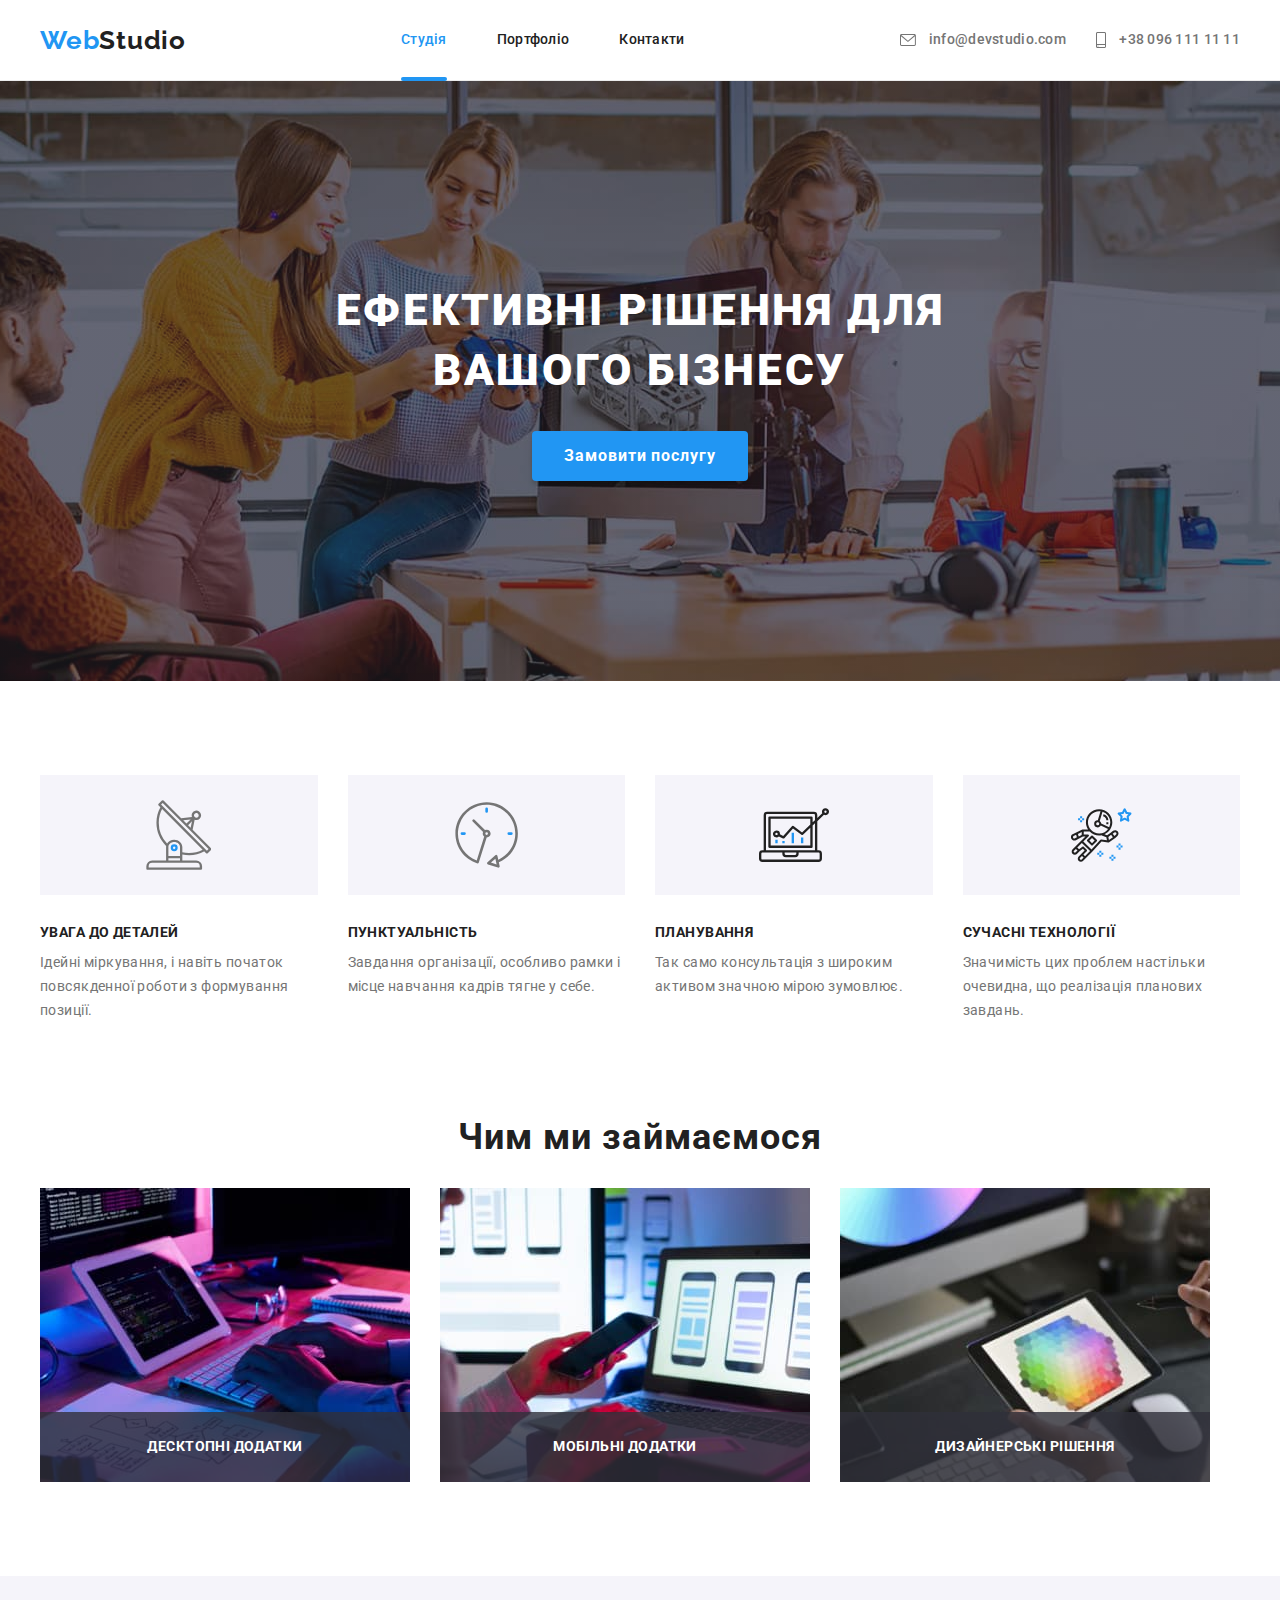
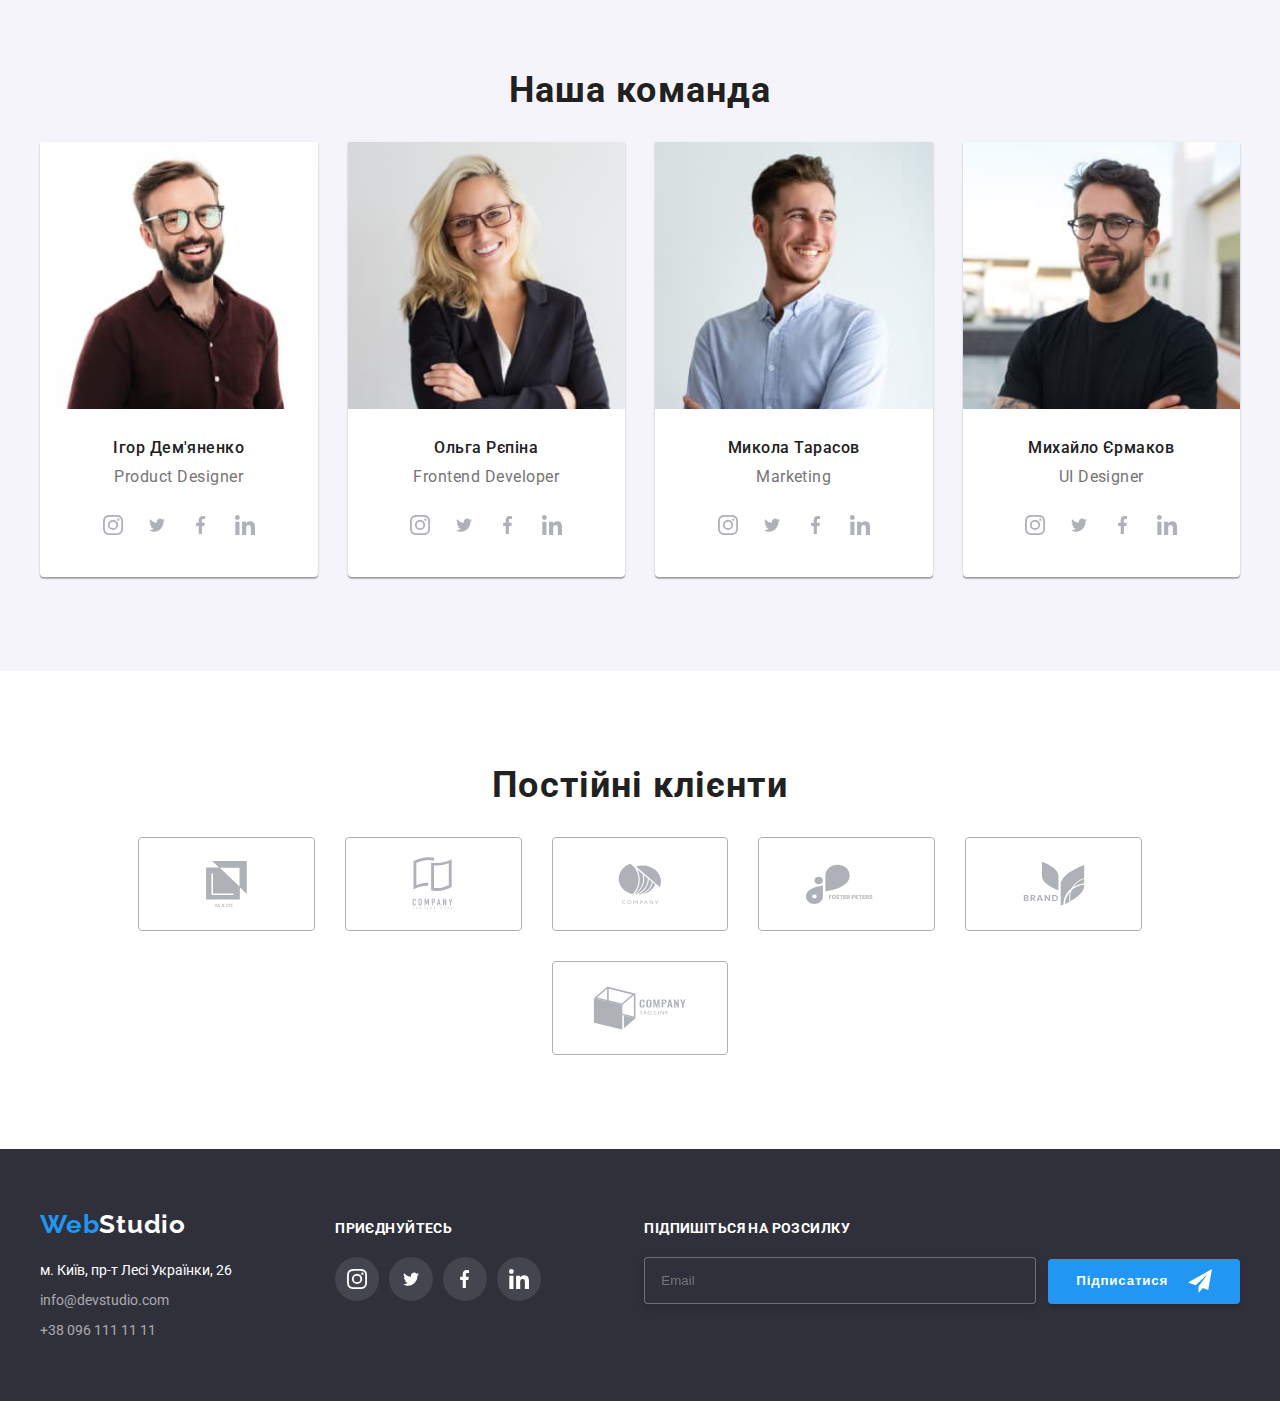
<file: index.html>
<!DOCTYPE html>
<html lang="uk">

<head>
	<meta charset="UTF-8">
	<meta http-equiv="X-UA-Compatible" content="IE=edge">
	<meta name="viewport" content="width=device-width, initial-scale=1.0">
	<title>Web</title>
	<link rel="preconnect" href="https://fonts.googleapis.com">
	<link rel="preconnect" href="https://fonts.gstatic.com" crossorigin>
	<link
		href="https://fonts.googleapis.com/css2?family=Raleway:wght@700&family=Roboto:wght@400;500;700;900&display=swap"
		rel="stylesheet">
	<link rel="stylesheet" href="https://cdnjs.cloudflare.com/ajax/libs/modern-normalize/1.1.0/modern-normalize.min.css"
		integrity="sha512-wpPYUAdjBVSE4KJnH1VR1HeZfpl1ub8YT/NKx4PuQ5NmX2tKuGu6U/JRp5y+Y8XG2tV+wKQpNHVUX03MfMFn9Q=="
		crossorigin="anonymous" referrerpolicy="no-referrer" />
	<link rel="stylesheet" href="./css/main.min.css">
</head>

<body>

	<!--Шапка сайта-->
	<header class="header ">
		<div class="container container__header">
			<div class="header__mobile">
				<a href="./index.html" class="header__logo link"><span class="header__span">Web</span>Studio</a>
				<button type="button" class="mobile-btn" aria-expanded="false">
					<svg width="40" height="40" aria-label="Перемикач меню" class="icon-menu">
						<use href="./img/menu.svg#icon-menu-m"></use>
					</svg>
					<svg width="40" height="40" aria-label="Перемикач меню" class="icon-close">
						<use href="./img/menu.svg#icon-close-m"></use>
					</svg>
				</button>
			</div>

			<div class="header__wrapper">

				<nav class="header__nav">
					<ul class="header__list list">
						<li class="header__item"><a class="header__link link header__link--current"
								href="./index.html">Студія</a></li>
						<li class="header__item"><a class="header__link link" href="./portfolio.html">Портфоліо</a></li>
						<li class="header__item"><a class="header__link link" href="#">Контакти</a></li>
					</ul>
				</nav>

				<div class="heder_mob">
					<ul class="adress__nav list">
						<li class="adress__item">
							<a href="mailto:info@devstudio.com" class="adress__link link">
								<svg class="adress__icon-post adress__icon">
									<use href="./img/sprite.svg#icon-post"></use>
								</svg>
								info@devstudio.com</a>
						</li>

						<li class="adress__item">
							<a href="tel:+380961111111" class="adress__link link">
								<svg class="adress__icon-phone adress__icon">
									<use href="./img/sprite.svg#icon-phone"></use>
								</svg>
								+38 096 111 11 11</a>
						</li>
					</ul>

					<ul class="header-social__list list">
						<li class="header-social__item">
							<a href="#" class="header-social-link " target="_blank" rel="noreferrer noopener nofollow">
								Instagram
							</a>
						</li>
						<li class="header-social__item">
							<a href="#" class="header-social-link " target="_blank" rel="noreferrer noopener nofollow">
								Twitter
							</a>
						</li>
						<li class="header-social__item">
							<a href="#" class="header-social-link " target="_blank" rel="noreferrer noopener nofollow">
								Facebook
							</a>
						</li>
						<li class="header-social__item">
							<a href="#" class="header-social-link " target="_blank" rel="noreferrer noopener nofollow">
								Linkedin
							</a>
						</li>
					</ul>
				</div>

			</div>

			<div class="heder_mob1">
				<ul class="adress__nav list">
					<li class="adress__item">
						<a href="mailto:info@devstudio.com" class="adress__link link">
							<svg class="adress__icon-post adress__icon">
								<use href="./img/sprite.svg#icon-post"></use>
							</svg>
							info@devstudio.com</a>
					</li>

					<li class="adress__item">
						<a href="tel:+380961111111" class="adress__link link">
							<svg class="adress__icon-phone adress__icon">
								<use href="./img/sprite.svg#icon-phone"></use>
							</svg>
							+38 096 111 11 11</a>
					</li>
				</ul>

				<ul class="header-social__list list">
					<li class="header-social__item">
						<a href="#" class="header-social-link " target="_blank" rel="noreferrer noopener nofollow">
							Instagram
						</a>
					</li>
					<li class="header-social__item">
						<a href="#" class="header-social-link " target="_blank" rel="noreferrer noopener nofollow">
							Twitter
						</a>
					</li>
					<li class="header-social__item">
						<a href="#" class="header-social-link " target="_blank" rel="noreferrer noopener nofollow">
							Facebook
						</a>
					</li>
					<li class="header-social__item">
						<a href="#" class="header-social-link " target="_blank" rel="noreferrer noopener nofollow">
							Linkedin
						</a>
					</li>
				</ul>
			</div>
		</div>


	</header>

	<!--Главная часть-->
	<main>
		<!--  Hero -->

		<section class="section hero">
			<div class="hero__overlay">
				<h1 class="hero__title">Ефективні рішення для вашого бізнесу</h1>
				<button type="button" class="hero__btn" data-modal-open>Замовити послугу</button>
			</div>

		</section>

		<!-- Что нам важно -->
		<section class="section">
			<div class="container">
				<h2 class="section__title visually-hidden">Нашi переваги</h2>
				<ul class="significant list">
					<li class="significant__list">
						<div class="significant__thumb">
							<svg class="icon" width='65.32'>
								<use href="./img/sprite.svg#icon-satelit"></use>
							</svg>
						</div>
						<h3 class="significant__title">Увага до деталей</h3>
						<p class="significant__subtxt">Ідейні міркування, і навіть початок повсякденної роботи з
							формування
							позиції.
						</p>
					</li>

					<li class="significant__list">
						<div class="significant__thumb">
							<svg class="icon" width='65.32'>
								<use href="./img/sprite.svg#icon-clock"></use>
							</svg>
						</div>
						<h3 class="significant__title">Пунктуальнiсть</h3>
						<p class="significant__subtxt">Завдання організації, особливо рамки і місце навчання кадрів
							тягне у
							себе.
						</p>
					</li>

					<li class="significant__list">
						<div class="significant__thumb">
							<svg class="icon" width='70'>
								<use href="./img/sprite.svg#icon-stats"></use>
							</svg>
						</div>
						<h3 class="significant__title">Планування</h3>
						<p class="significant__subtxt">Так само консультація з широким активом значною мірою зумовлює.
						</p>
					</li>

					<li class="significant__list">
						<div class="significant__thumb">
							<svg class="icon" width='60.66'>
								<use href="./img/sprite.svg#icon-astronaut"></use>
							</svg>
						</div>
						<h3 class="significant__title">Сучаснi технологiї</h3>
						<p class="significant__subtxt">Значимість цих проблем настільки очевидна, що реалізація планових
							завдань.
						</p>
					</li>
				</ul>
			</div>
		</section>

		<!-- Чем занимаемся -->
		<section class="section section-made">
			<div class="container">
				<h2 class="section__title">Чим ми займаємося</h2>
				<ul class="made__list list">
					<li class="made__item">
						<img srcset="./img/box-1.jpg 1x, ./img/box-1-2x.jpg 2x" src="./img/box-1.jpg" alt="програмуємо"
							width="370" />
						<div class="thumb__made">
							<h3 class="thumb__title">Десктопні додатки</h3>
						</div>
					</li>

					<li class="made__item"><img srcset="./img/box-2.jpg 1x, ./img/box-2-2x.jpg 2x" src="./img/box-2.jpg"
							alt="тестуємо" width="370" />
						<div class="thumb__made">
							<h3 class="thumb__title">Мобільні додатки</h3>
						</div>
					</li>

					<li class="made__item"><img srcset="./img/box-3.jpg 1x, ./img/box-3-2x.jpg 2x" src="./img/box-3.jpg"
							alt="створюємо" width="370" />
						<div class="thumb__made">
							<h3 class="thumb__title">Дизайнерські рішення</h3>
						</div>
					</li>
				</ul>
			</div>
		</section>

		<!-- Наша команда -->
		<section class="team__section section">
			<div class="container team">
				<h2 class="section__title">Наша команда</h2>

				<ul class="team__list list">
					<li class="team__item">
						<picture>
							<source srcset="./img/img.jpg 1x, ./img/img-2x.jpg 2x" media="(min-width: 1200px)" />
							<source srcset="./img/img-tablet.jpg 1x, ./img/img-tablet-2x.jpg 2x"
								media="(min-width: 768px)" />
							<source srcset="./img/img-mobile.jpg 1x, ./img/img-mobile-2x.jpg 2x"
								media="(min-width: 320px)" />
							<img src="./img/img-mobile.jpg" alt="Ігор Дем'яненко" width="270" />
						</picture>
						<h3 class="team__title">Ігор Дем'яненко</h3>
						<p class="team__subtxt">Product Designer</p>
						<ul class="team-social__list list">
							<li class="team-social__item">
								<a href="#" class="social-link" target="_blank" rel="noreferrer noopener nofollow">
									<svg class="icon__instagram icon" width="20" height="20">
										<use href="./img/sprite.svg#icon-instagram"></use>
									</svg>
								</a>
							</li>
							<li class="team-social__item">
								<a href="#" class="social-link" target="_blank" rel="noreferrer noopener nofollow">
									<svg class="icon__twitter icon" width="16.25" height="16.25px">
										<use href="./img/sprite.svg#icon-twitter"></use>
									</svg>
								</a>
							</li>
							<li class="team-social__item">
								<a href="#" class="social-link" target="_blank" rel="noreferrer noopener nofollow">
									<svg class="icon__facebook icon" width="10" height="
										20px">
										<use href="./img/sprite.svg#icon-facebook"></use>
									</svg>
								</a>
							</li>
							<li class="team-social__item">
								<a href="#" class="social-link" target="_blank" rel="noreferrer noopener nofollow">
									<svg class="icon__linkedin icon" width="20" height="20px">
										<use href="./img/sprite.svg#icon-linkedin"></use>
									</svg>
								</a>
							</li>
						</ul>
					</li>

					<li class="team__item">
						<picture>
							<source srcset="./img/img-1.jpg 1x, ./img/img-1-2x.jpg 2x" media="(min-width: 1200px)" />
							<source srcset="./img/img-1-tablet.jpg 1x, ./img/img-1-tablet-2x.jpg 2x"
								media="(min-width: 768px)" />
							<source srcset="./img/img-1-mobile.jpg 1x, ./img/img-1-mobile-2x.jpg 2x"
								media="(min-width: 320px)" />
							<img src="./img/img-1-mobile.jpg" alt="Ольга Рєпіна" width="270" />
						</picture>
						<h3 class="team__title">Ольга Рєпіна</h3>
						<p class="team__subtxt">Frontend Developer</p>
						<ul class="team-social__list  list">
							<li class="team-social__item">
								<a href="#" class="social-link" target="_blank" rel="noreferrer noopener nofollow">
									<svg class="icon__instagram icon" width="20" height="20">
										<use href="./img/sprite.svg#icon-instagram"></use>
									</svg>
								</a>
							</li>
							<li class="team-social__item">
								<a href="#" class="social-link" target="_blank" rel="noreferrer noopener nofollow">
									<svg class="icon__twitter icon" width="16.25" height="16.25px">
										<use href="./img/sprite.svg#icon-twitter"></use>
									</svg>
								</a>
							</li>
							<li class="team-social__item">
								<a href="#" class="social-link" target="_blank" rel="noreferrer noopener nofollow">
									<svg class="icon__facebook icon" width="10" height="
										20px">
										<use href="./img/sprite.svg#icon-facebook"></use>
									</svg>
								</a>
							</li>
							<li class="team-social__item">
								<a href="#" class="social-link" target="_blank" rel="noreferrer noopener nofollow">
									<svg class="icon__linkedin icon" width="20" height="20px">
										<use href="./img/sprite.svg#icon-linkedin"></use>
									</svg>
								</a>
							</li>
						</ul>
					</li>

					<li class="team__item">
						<picture>
							<source srcset="./img/img-2.jpg 1x, ./img/img-2-2x.jpg 2x" media="(min-width: 1200px)" />
							<source srcset="./img/img-2-tablet.jpg 1x, ./img/img-2-tablet-2x.jpg 2x"
								media="(min-width: 768px)" />
							<source srcset="./img/img-2-mobile.jpg 1x, ./img/img-2-mobile-2x.jpg 2x"
								media="(min-width: 320px)" />
							<img src="./img/img-2-mobile.jpg" alt="Микола Тарасов" width="270" />
						</picture>
						<h3 class="team__title">Микола Тарасов</h3>
						<p class="team__subtxt">Marketing</p>
						<ul class="team-social__list  list">
							<li class="social">
								<a href="#" class="social-link" target="_blank" rel="noreferrer noopener nofollow">
									<svg class="icon__instagram icon" width="20" height="20">
										<use href="./img/sprite.svg#icon-instagram"></use>
									</svg>
								</a>
							</li>
							<li class="team-social__item">
								<a href="#" class="social-link" target="_blank" rel="noreferrer noopener nofollow">
									<svg class="icon__twitter icon" width="16.25" height="16.25px">
										<use href="./img/sprite.svg#icon-twitter"></use>
									</svg>
								</a>
							</li>
							<li class="team-social__item">
								<a href="#" class="social-link" target="_blank" rel="noreferrer noopener nofollow">
									<svg class="icon__facebook icon" width="10" height="
										20px">
										<use href="./img/sprite.svg#icon-facebook"></use>
									</svg>
								</a>
							</li>
							<li class="team-social__item">
								<a href="#" class="social-link" target="_blank" rel="noreferrer noopener nofollow">
									<svg class="icon__linkedin icon" width="20" height="20px">
										<use href="./img/sprite.svg#icon-linkedin"></use>
									</svg>
								</a>
							</li>
						</ul>
					</li>

					<li class="team__item">
						<picture>
							<source srcset="./img/img-3.jpg 1x, ./img/img-3-2x.jpg 2x" media="(min-width: 1200px)" />
							<source srcset="./img/img-3-tablet.jpg 1x, ./img/img-3-tablet-2x.jpg 2x"
								media="(min-width: 768px)" />
							<source srcset="./img/img-3-mobile.jpg 1x, ./img/img-3-mobile-2x.jpg 2x"
								media="(min-width: 320px)" />
							<img src="./img/img-3-mobile.jpg" alt="Михайло Єрмаков" width="270" />
						</picture>
						<h3 class="team__title">Михайло Єрмаков</h3>
						<p class="team__subtxt">UI Designer</p>
						<ul class="team-social__list  list">
							<li class="team-social__item">
								<a href="#" class="social-link" target="_blank" rel="noreferrer noopener nofollow">
									<svg class="icon__instagram icon" width="20" height="20">
										<use href="./img/sprite.svg#icon-instagram"></use>
									</svg>
								</a>
							</li>
							<li class="team-social__item">
								<a href="#" class="social-link" target="_blank" rel="noreferrer noopener nofollow">
									<svg class="icon__twitter icon" width="16.25" height="16.25px">
										<use href="./img/sprite.svg#icon-twitter"></use>
									</svg>
								</a>
							</li>
							<li class="team-social__item">
								<a href="#" class="social-link" target="_blank" rel="noreferrer noopener nofollow">
									<svg class="icon__facebook icon" width="10" height="
										20px">
										<use href="./img/sprite.svg#icon-facebook"></use>
									</svg>
								</a>
							</li>
							<li class="team-social__item">
								<a href="#" class="social-link" target="_blank" rel="noreferrer noopener nofollow">
									<svg class="icon__linkedin icon" width="20" height="20px">
										<use href="./img/sprite.svg#icon-linkedin"></use>
									</svg>
								</a>
							</li>
						</ul>
					</li>
				</ul>
			</div>
		</section>

		<!-- Фирмы -->
		<section class="section">
			<div class="firms container">
				<h2 class="firms__title section__title">Постійні клієнти</h2>
				<ul class="firms__list list">

					<li class="firms__item">
						<a href="#" class="firms__link link" target="_blank" rel="noreferrer noopener nofollow"
							width="106" height="60">
							<svg class="firms__icon icon" width="41" height="46.7">
								<use href="./img/sprite.svg#icon-yaco"></use>
							</svg>
						</a>
					</li>

					<li class="firms__item">
						<a href="#" class="firms__link link" target="_blank" rel="noreferrer noopener nofollow">
							<svg class="firms__icon icon" width="106" height="60">
								<use href="./img/sprite.svg#icon-tagline"></use>
							</svg>
						</a>
					</li>

					<li class="firms__item">
						<a href="" class="firms__link link" target="_blank" rel="noreferrer noopener nofollow">
							<svg class="firms__icon icon" width="43.46" height="41.18">
								<use href="./img/sprite.svg#icon-company"></use>
							</svg>
						</a>
					</li>

					<li class="firms__item">
						<a href="#" class="firms__link link" target="_blank" rel="noreferrer noopener nofollow">
							<svg class="firms__icon icon" width="84.44" height="40.62">
								<use href="./img/sprite.svg#icon-foster"></use>
							</svg>
						</a>
					</li>

					<li class="firms__item">
						<a href="#" class="firms__link link" target="_blank" rel="noreferrer noopener nofollow">
							<svg class="firms__icon icon" width="62.54" height="45.43">
								<use href="./img/sprite.svg#icon-brand"></use>
							</svg>
						</a>
					</li>

					<li class="firms__item">

						<a href="#" class="firms__link link" target="_blank" rel="noreferrer noopener nofollow">
							<svg class="firms__icon icon" width="93.79" height="43.93">
								<use href="./img/sprite.svg#icon-tagcompany"></use>
							</svg>
						</a>

					</li>
				</ul>
			</div>
		</section>
	</main>

	<!--Подвал-->
	<footer class="footer">
		<div class="container">
			<div class="footer__wrapper">
				<div class="footer__adress">
					<a href="./index.html" class="footer__logo link"><span class="footer__span">Web</span>Studio</a>

					<!-- Адрес -->
					<address>
						<ul class="footer__list list">
							<li class="footer__item"><a href="https://goo.gl/maps/QorF1nrM5F7cBjs38" target="_blank"
									rel="noopener noreferrer nofollow" class="footer__link link">м.
									Київ,
									пр-т Лесі Українки, 26</a></li>
							<li class="footer__item"><a href="mailto:info@devstudio.com"
									class="footer__link footer__link--adresscolor link">info@devstudio.com</a>
							</li>
							<li class="footer__item"><a href="tel:+380961111111"
									class="footer__link footer__link--adresscolor link">+38
									096
									111
									11
									11</a>
							</li>
						</ul>
					</address>
				</div>

				<div class="join-footer">
					<b class="join-footer__title">приєднуйтесь</b>
					<ul class="join-footer__social list">
						<li class="join-footer__item">
							<a href="#" class="social-link join-footer__link" target="_blank"
								rel="noreferrer noopener nofollow">
								<svg class="icon-instagram icon" width="20" height="20">
									<use href="./img/sprite.svg#icon-instagram"></use>
								</svg>
							</a>
						</li>
						<li class="join-footer__item ">
							<a href="#" class="social-link join-footer__link" target="_blank"
								rel="noreferrer noopener nofollow">
								<svg class="icon-twitter icon" width="16.25" height="16.25px">
									<use href="./img/sprite.svg#icon-twitter"></use>
								</svg>
							</a>
						</li>
						<li class="join-footer__item ">
							<a href="#" class="social-link join-footer__link" target="_blank"
								rel="noreferrer noopener nofollow">
								<svg class="icon-facebook icon" width="10" height="
								20px">
									<use href="./img/sprite.svg#icon-facebook"></use>
								</svg>
							</a>
						</li>
						<li class="join-footer__item">
							<a href="#" class="social-link join-footer__link" target="_blank"
								rel="noreferrer noopener nofollow">
								<svg class="icon-linkedin icon" width="20" height="20px">
									<use href="./img/sprite.svg#icon-linkedin"></use>
								</svg>
							</a>
						</li>
					</ul>

				</div>
				<form class="mail-wrapper">
					<div class="mail-wrapper__footer">
						<label for="mail-footer" class="mail-wrapper__title">Підпишіться на розсилку</label>
						<input type="email" name="mail-footer" id="mail-footer" placeholder="Email"
							class="mail-wrapper__input">
					</div>
					<button type="submit" class="mail-wrapper__btn">Підписатися</button>

				</form>

			</div>

		</div>
	</footer>

	<!-- Модальное окно -->

	<div class="backdrop backdrop--is-hidden" data-modal>
		<div class="backdrop__modal--is-hidden">
			<button class="backdrop__btn" data-modal-close>
				<svg class="modal-icon icon" width="11" height="11">
					<use href="./img/sprite.svg#icon-close"></use>
				</svg>
			</button>

			<h2 class="backdrop__title">Залиште свої дані, ми вам передзвонимо</h2>
			<form class="form">
				<div class="form__wrapper">
					<div class="form__field">
						<label for="name" class="form__label">
							Ім'я
						</label>
						<div class="form__input">
							<input type="text" name="name" id="name" class="form__name input">
							<svg class="form__name-svg" width="12" height="12">
								<use href="./img/sprite2.svg#icon-nameform"></use>
							</svg>
						</div>
					</div>

					<div class="form__field">
						<label for="tel" class="form__label">
							Телефон
						</label>
						<div class="form__input">
							<input type="tel" name="tel" id="tel" class="form__name input">
							<svg class="form__name-svg" width="13" height="13">
								<use href="./img/sprite2.svg#icon-telefonform"></use>
							</svg>
						</div>
					</div>

					<div class="form__field">
						<label for="email" class="form__label">
							Пошта
						</label>
						<div class="form__input">
							<input type="email" name="email" id="email" class="form__name input">
							<svg class="form__name-svg" width="15" height="12">
								<use href="./img/sprite2.svg#icon-mailform"></use>
							</svg>
						</div>
					</div>

					<div class="form__field form__textarea">
						<label for="text" class="form__label">
							Коментар
						</label>
						<textarea name="text" id="text" cols="30" rows="10" class="textarea"
							placeholder="Введіть текст"></textarea>
					</div>
					<label for="box" class="form__label-check">
						<input type="checkbox" name="textarea" id="box" class="form__chekbox">
						<svg class="form__check-svg icon">
							<use href="./img/sprite2.svg#icon-check"></use>
						</svg>


						Погоджуюся з розсилкою та приймаю <span class="form__policy"><a class="form__policy-link"
								href="#">Умови
								договору</a></span>
					</label>
					<button type="submit" class="form__btn">Відправити</button>
				</div>
			</form>

		</div>
	</div>

	<script src="./js/modal.js"></script>
	<script src="./js/menu.js"></script>
</body>

</html>
</file>
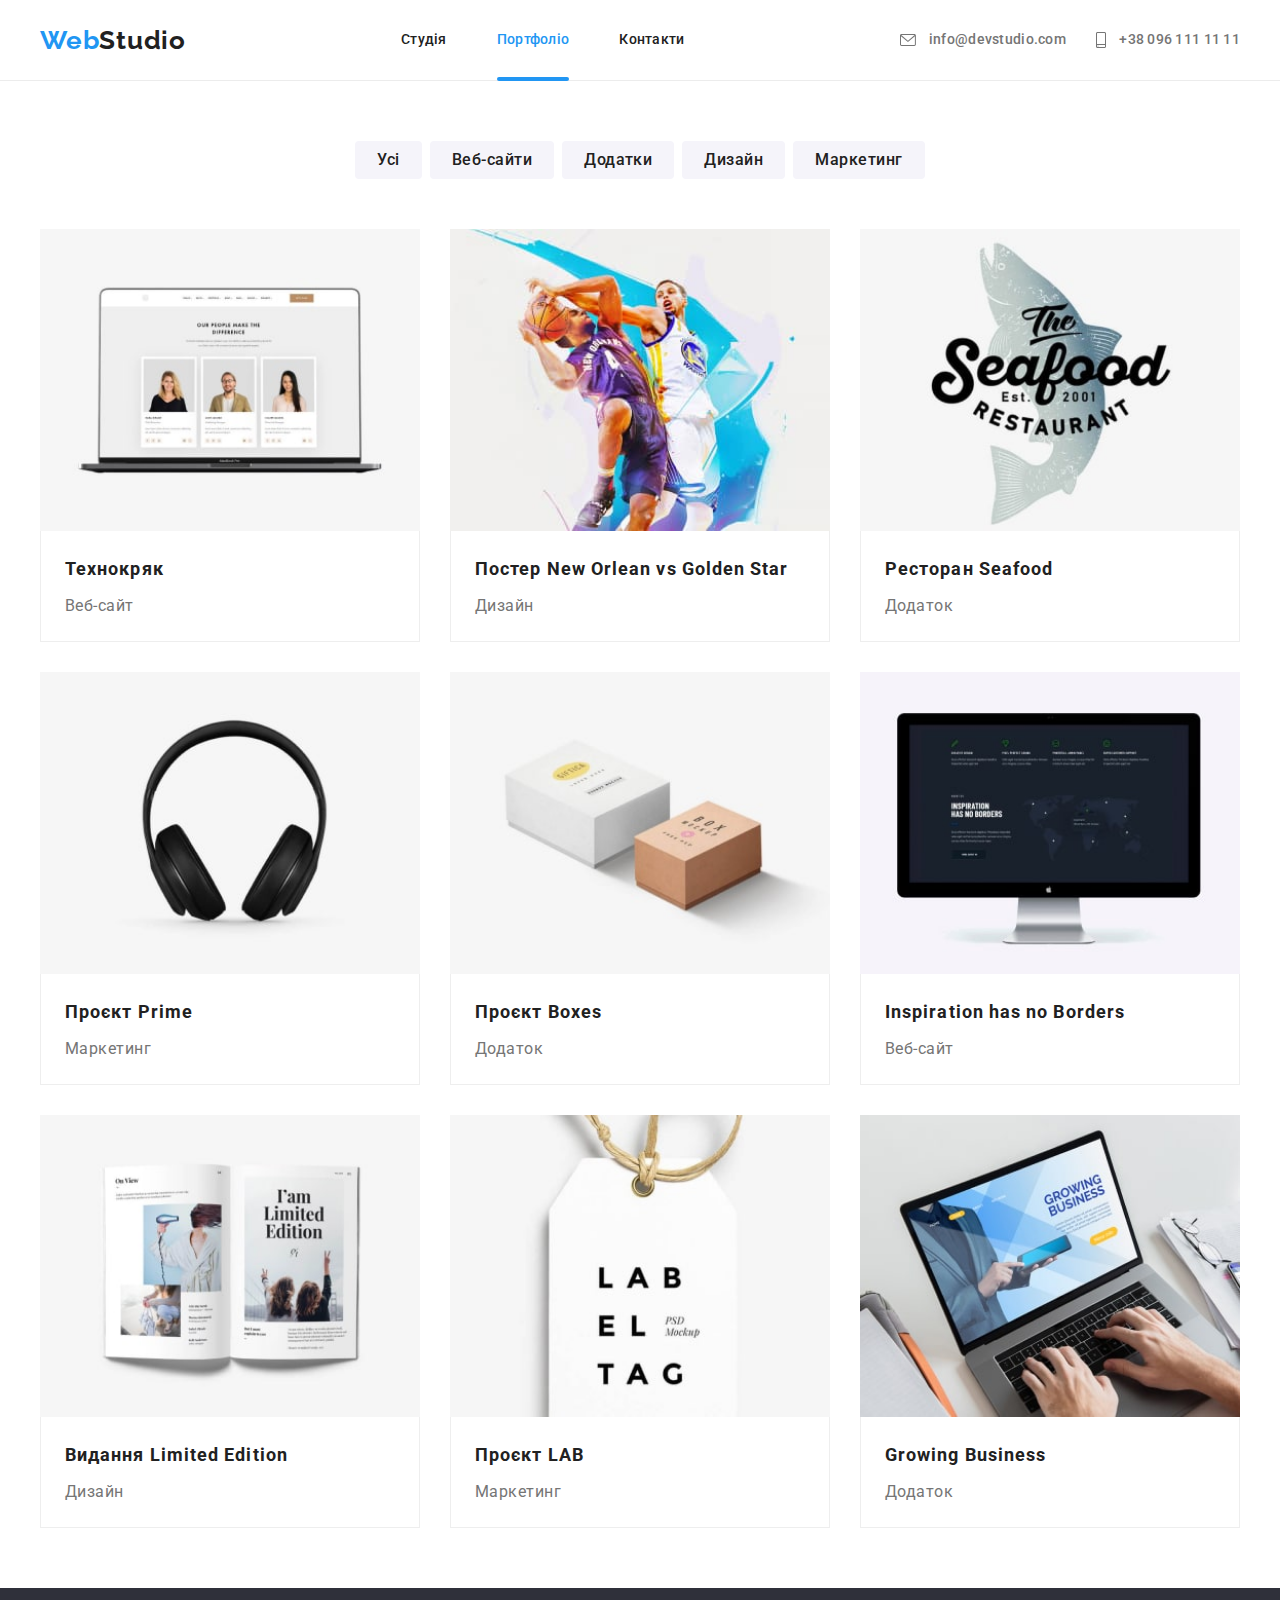
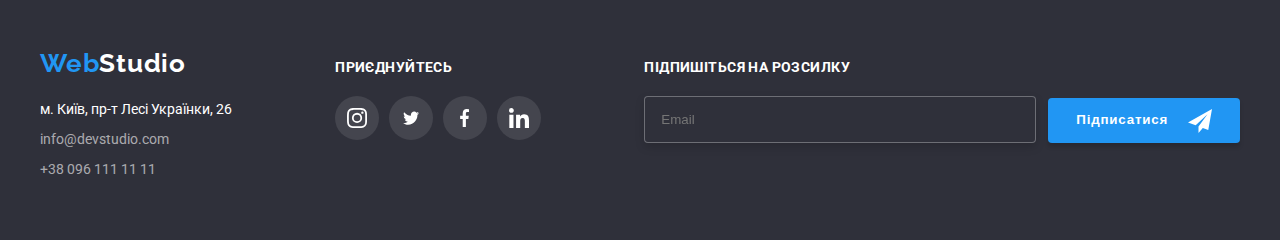
<file: portfolio.html>
<!DOCTYPE html>
<html lang="uk">

<head>
    <meta charset="UTF-8">
    <meta http-equiv="X-UA-Compatible" content="IE=edge">
    <meta name="viewport" content="width=device-width, initial-scale=1.0">
    <title>Портфолiо</title>
    <link rel="preconnect" href="https://fonts.googleapis.com">
    <link rel="preconnect" href="https://fonts.gstatic.com" crossorigin>
    <link
        href="https://fonts.googleapis.com/css2?family=Raleway:wght@700&family=Roboto:wght@400;500;700;900&display=swap"
        rel="stylesheet">
    <link rel="stylesheet" href="https://cdnjs.cloudflare.com/ajax/libs/modern-normalize/1.1.0/modern-normalize.min.css"
        integrity="sha512-wpPYUAdjBVSE4KJnH1VR1HeZfpl1ub8YT/NKx4PuQ5NmX2tKuGu6U/JRp5y+Y8XG2tV+wKQpNHVUX03MfMFn9Q=="
        crossorigin="anonymous" referrerpolicy="no-referrer" />
    <link rel="stylesheet" href="./css/main.min.css">
</head>

<body>

    <!-- Header -->
    <header class="header ">
        <div class="container container__header">
            <div class="header__mobile">
                <a href="./index.html" class="header__logo link"><span class="header__span">Web</span>Studio</a>
                <button type="button" class="mobile-btn" aria-expanded="false">
                    <svg width="40" height="40" aria-label="Перемикач меню" class="icon-menu">
                        <use href="./img/menu.svg#icon-menu-m"></use>
                    </svg>
                    <svg width="40" height="40" aria-label="Перемикач меню" class="icon-close">
                        <use href="./img/menu.svg#icon-close-m"></use>
                    </svg>
                </button>
            </div>

            <div class="header__wrapper">

                <nav class="header__nav">
                    <ul class="header__list list">
                        <li class="header__item"><a class="header__link link " href="./index.html">Студія</a></li>
                        <li class="header__item"><a class="header__link link header__link--current"
                                href="./portfolio.html">Портфоліо</a></li>
                        <li class="header__item"><a class="header__link link" href="#">Контакти</a></li>
                    </ul>
                </nav>

                <div class="heder_mob">
                    <ul class="adress__nav list">
                        <li class="adress__item">
                            <a href="mailto:info@devstudio.com" class="adress__link link">
                                <svg class="adress__icon-post adress__icon">
                                    <use href="./img/sprite.svg#icon-post"></use>
                                </svg>
                                info@devstudio.com</a>
                        </li>

                        <li class="adress__item">
                            <a href="tel:+380961111111" class="adress__link link">
                                <svg class="adress__icon-phone adress__icon">
                                    <use href="./img/sprite.svg#icon-phone"></use>
                                </svg>
                                +38 096 111 11 11</a>
                        </li>
                    </ul>

                    <ul class="header-social__list list">
                        <li class="header-social__item">
                            <a href="#" class="header-social-link " target="_blank" rel="noreferrer noopener nofollow">
                                Instagram
                            </a>
                        </li>
                        <li class="header-social__item">
                            <a href="#" class="header-social-link " target="_blank" rel="noreferrer noopener nofollow">
                                Twitter
                            </a>
                        </li>
                        <li class="header-social__item">
                            <a href="#" class="header-social-link " target="_blank" rel="noreferrer noopener nofollow">
                                Facebook
                            </a>
                        </li>
                        <li class="header-social__item">
                            <a href="#" class="header-social-link " target="_blank" rel="noreferrer noopener nofollow">
                                Linkedin
                            </a>
                        </li>
                    </ul>
                </div>

            </div>

            <div class="heder_mob1">
                <ul class="adress__nav list">
                    <li class="adress__item">
                        <a href="mailto:info@devstudio.com" class="adress__link link">
                            <svg class="adress__icon-post adress__icon">
                                <use href="./img/sprite.svg#icon-post"></use>
                            </svg>
                            info@devstudio.com</a>
                    </li>

                    <li class="adress__item">
                        <a href="tel:+380961111111" class="adress__link link">
                            <svg class="adress__icon-phone adress__icon">
                                <use href="./img/sprite.svg#icon-phone"></use>
                            </svg>
                            +38 096 111 11 11</a>
                    </li>
                </ul>

                <ul class="header-social__list list">
                    <li class="header-social__item">
                        <a href="#" class="header-social-link " target="_blank" rel="noreferrer noopener nofollow">
                            Instagram
                        </a>
                    </li>
                    <li class="header-social__item">
                        <a href="#" class="header-social-link " target="_blank" rel="noreferrer noopener nofollow">
                            Twitter
                        </a>
                    </li>
                    <li class="header-social__item">
                        <a href="#" class="header-social-link " target="_blank" rel="noreferrer noopener nofollow">
                            Facebook
                        </a>
                    </li>
                    <li class="header-social__item">
                        <a href="#" class="header-social-link " target="_blank" rel="noreferrer noopener nofollow">
                            Linkedin
                        </a>
                    </li>
                </ul>
            </div>
        </div>


    </header>

    <!-- Главная секция -->

    <main>
        <section class="portfolio">
            <div class="container">
                <h1 class="portfolio-txt visually-hidden">Портфолiо</h1>
                <!-- Главная страница -->
                <ul class="portfolio__list-btn list">
                    <li class="portfolio__item-btn"><button type="button" class="portfolio__btn">Усі</button></li>
                    <li class="portfolio__item-btn"><button type="button" class="portfolio__btn">Веб-сайти</button></li>
                    <li class="portfolio__item-btn"><button type="button" class="portfolio__btn">Додатки</button></li>
                    <li class="portfolio__item-btn"><button type="button" class="portfolio__btn">Дизайн</button></li>
                    <li class="portfolio__item-btn"><button type="button" class="portfolio__btn">Маркетинг</button></li>
                </ul>

                <!-- Портфолио -->

                <ul class="portfolio__list list">
                    <li class="portfolio__item">
                        <a href="#" class="link portfolio__link">
                            <div class="portfolio__thumb">
                                <picture>
                                    <source media="(max-width:767px)"
                                        srcset="./img/hw2/techcrack-mob-min.jpg 1x, ./img/hw2/techcrack-mob@2x-min.jpg 2x" />
                                    <source media="(max-width:1199px)"
                                        srcset="./img/hw2/techcrack-tab-min.jpg 1x, ./img/hw2/techcrack-tab@2x-min.jpg 2x" />
                                    <source media="(min-width:1200px)"
                                        srcset="./img/hw2/notebook-desk-min.jpg 1x, ./img/hw2/notebook-desk@2x-min.jpg 2x" />
                                    <img src="./img/hw2/techcrack-desk-min.jpg" alt="tech skills">
                                </picture>
                                <div class="portfolio__hover-thumb">
                                    <p>Ресурс пропонує комплексні пропозиції з різним рівнем функціоналу та
                                        сервісів. Все це дозволить відвідувачу отримати вичерпні відомості про
                                        компанію чи приватну особу.</p>
                                </div>
                            </div>
                            <div class="portfolio__content baseline">
                                <h2 class="portfolio__txt">Технокряк</h2>
                                <p class="portfolio__subtxt">Веб-сайт</p>
                            </div>
                        </a>
                    </li>

                    <li class="portfolio__item">
                        <a href="#" class="link portfolio__link">
                            <div class="portfolio__thumb">
                                <picture>
                                    <source media="(max-width:767px)"
                                        srcset="./img/hw2/basketball-mob-min.jpg 1x, ./img/hw2/basketball-mob@2x-min.jpg 2x" />
                                    <source media="(max-width:1199px)"
                                        srcset="./img/hw2/basketball-tab-min.jpg 1x, ./img/hw2/basketball-tab@2x-min.jpg 2x" />
                                    <source media="(min-width:1200px)"
                                        srcset="./img/hw2/basketball-desk-min.jpg 1x, ./img/hw2/basketball-desk@2x-min.jpg 2x" />
                                    <img src="./img/hw2/basketball-desk-min.jpg" alt="basketball foto">
                                </picture>
                                <div class="portfolio__hover-thumb">
                                    <p>Ресурс пропонує комплексні пропозиції з різним рівнем функціоналу та
                                        сервісів. Все це дозволить відвідувачу отримати вичерпні відомості про
                                        компанію чи приватну особу.</p>
                                </div>
                            </div>
                            <div class="portfolio__content">
                                <h2 class="portfolio__txt">Постер New Orlean vs Golden Star</h2>
                                <p class="portfolio__subtxt">Дизайн </p>
                            </div>
                        </a>
                    </li>

                    <li class="portfolio__item">
                        <a href="#" class="link portfolio__link">
                            <div class="portfolio__thumb">
                                <picture>
                                    <source media="(max-width:767px)"
                                        srcset="./img/hw2/seafood-mob-min.jpg 1x, ./img/hw2/seafood-mob@2x-min.jpg 2x" />
                                    <source media="(max-width:1199px)"
                                        srcset="./img/hw2/seafood-tab-min.jpg 1x, ./img/hw2/seafood-tab@2x-min.jpg 2x" />
                                    <source media="(min-width:1200px)"
                                        srcset="./img/hw2/seafood-desk-min.jpg 1x, ./img/hw2/seafood-desk@2x-min.jpg 2x" />
                                    <img src="./img/hw2/seafood-desk-min.jpg" alt="seefoot logo">
                                </picture>
                                <div class="portfolio__hover-thumb">
                                    <p>Ресурс пропонує комплексні пропозиції з різним рівнем функціоналу та
                                        сервісів. Все це дозволить відвідувачу отримати вичерпні відомості про
                                        компанію чи приватну особу.</p>
                                </div>
                            </div>
                            <div class="portfolio__content">
                                <h2 class="portfolio__txt">Ресторан Seafood</h2>
                                <p class="portfolio__subtxt">Додаток</p>
                            </div>
                        </a>
                    </li>

                    <li class="portfolio__item">
                        <a href="#" class="link portfolio__link">
                            <div class="portfolio__thumb">
                                <picture>
                                    <source media="(max-width:767px)"
                                        srcset="./img/hw2/headsset-mob-min.jpg 1x, ./img/hw2/headsset-mob@2x-min.jpg 2x" />
                                    <source media="(max-width:1199px)"
                                        srcset="./img/hw2/headsset-tab-min.jpg 1x, ./img/hw2/headsset-tab@2x-min.jpg 2x" />
                                    <source media="(min-width:1200px)"
                                        srcset="./img/hw2/headsset-desk-min.jpg 1x, ./img/hw2/headsset-desk@2x-min.jpg 2x" />
                                    <img src="./img/hw2/headsset-desk-min.jpg" alt="headsset">
                                </picture>
                                <div class="portfolio__hover-thumb">
                                    <p>Ресурс пропонує комплексні пропозиції з різним рівнем функціоналу та
                                        сервісів. Все це дозволить відвідувачу отримати вичерпні відомості про
                                        компанію чи приватну особу.</p>
                                </div>
                            </div>
                            <div class="portfolio__content">
                                <h2 class="portfolio__txt">Проєкт Prime</h2>
                                <p class="portfolio__subtxt">Маркетинг</p>
                            </div>
                        </a>
                    </li>

                    <li class="portfolio__item">
                        <a href="#" class="link portfolio__link">
                            <div class="portfolio__thumb">

                                <picture>
                                    <source media="(max-width:767px)"
                                        srcset="./img/hw2/boxes-mob-min.jpg 1x, ./img/hw2/boxes-mob@2x-min.jpg 2x" />
                                    <source media="(max-width:1199px)"
                                        srcset="./img/hw2/boxes-tab-min.jpg 1x, ./img/hw2/boxes-tab@2x-min.jpg 2x" />
                                    <source media="(min-width:1200px)"
                                        srcset="./img/hw2/boxes-desk-min.jpg 1x, ./img/hw2/boxes-desk@2x-min.jpg 2x" />
                                    <img src="./img/hw2/boxes-desk-min.jpg" alt="boxes">
                                </picture>

                                <div class="portfolio__hover-thumb">
                                    <p>Ресурс пропонує комплексні пропозиції з різним рівнем функціоналу та
                                        сервісів. Все це дозволить відвідувачу отримати вичерпні відомості про
                                        компанію чи приватну особу.</p>
                                </div>
                            </div>
                            <div class="portfolio__content">
                                <h2 class="portfolio__txt">Проєкт Boxes</h2>
                                <p class="portfolio__subtxt">Додаток</p>
                            </div>
                        </a>
                    </li>

                    <li class="portfolio__item">
                        <a href="#" class="link portfolio__link">
                            <div class="portfolio__thumb">
                                <picture>
                                    <source media="(max-width:767px)"
                                        srcset="./img/hw2/monitor-mob-min.jpg 1x, ./img/hw2/monitor-mob@2x-min.jpg 2x" />
                                    <source media="(max-width:1199px)"
                                        srcset="./img/hw2/monitor-tab-min.jpg 1x, ./img/hw2/monitor-tab@2x-min.jpg 2x" />
                                    <source media="(min-width:1200px)"
                                        srcset="./img/hw2/monitor-desk-min.jpg 1x, ./img/hw2/monitor-desk@2x-min.jpg 2x" />
                                    <img src="./img/hw2/monitor-desk-min.jpg" alt="monitor">
                                </picture>
                                <div class="portfolio__hover-thumb">
                                    <p>Ресурс пропонує комплексні пропозиції з різним рівнем функціоналу та
                                        сервісів. Все це дозволить відвідувачу отримати вичерпні відомості про
                                        компанію чи приватну особу.</p>
                                </div>
                            </div>
                            <div class="portfolio__content">
                                <h2 class="portfolio__txt">Inspiration has no Borders</h2>
                                <p class="portfolio__subtxt">Веб-сайт</p>
                            </div>
                        </a>
                    </li>

                    <li class="portfolio__item">
                        <a href="#" class="link portfolio__link">
                            <div class="portfolio__thumb">
                                <picture>
                                    <source media="(max-width:767px)"
                                        srcset="./img/hw2/book-mob-min.jpg 1x, ./img/hw2/book-mob@2x-min.jpg 2x" />
                                    <source media="(max-width:1199px)"
                                        srcset="./img/hw2/book-tab-min.jpg 1x, ./img/hw2/book-tab@2x-min.jpg 2x" />
                                    <source media="(min-width:1200px)"
                                        srcset="./img/hw2/book-desk-min.jpg 1x, ./img/hw2/book-desk@2x-min.jpg 2x" />
                                    <img src="./img/hw2/book-desk-min.jpg" alt="opened book">
                                </picture>
                                <div class="portfolio__hover-thumb">
                                    <p>Ресурс пропонує комплексні пропозиції з різним рівнем функціоналу та
                                        сервісів. Все це дозволить відвідувачу отримати вичерпні відомості про
                                        компанію чи приватну особу.</p>
                                </div>
                            </div>
                            <div class="portfolio__content">
                                <h2 class="portfolio__txt">Видання Limited Edition</h2>
                                <p class="portfolio__subtxt">Дизайн</p>
                            </div>
                        </a>
                    </li>

                    <li class="portfolio__item">
                        <a href="#" class="link portfolio__link">
                            <div class="portfolio__thumb">
                                <picture>
                                    <source media="(max-width:767px)"
                                        srcset="./img/hw2/labproject-mob-min.jpg 1x, ./img/hw2/labproject-mob@2x-min.jpg 2x" />
                                    <source media="(max-width:1199px)"
                                        srcset="./img/hw2/labproject-tab-min.jpg 1x, ./img/hw2/labproject-tab@2x-min.jpg 2x" />
                                    <source media="(min-width:1200px)"
                                        srcset="./img/hw2/labproject-desk-min.jpg 1x, ./img/hw2/labproject-desk@2x-min.jpg 2x" />
                                    <img src="./img/hw2/labproject-desk-min.jpg" alt="project lab">
                                </picture>
                                <div class="portfolio__hover-thumb">
                                    <p>Ресурс пропонує комплексні пропозиції з різним рівнем функціоналу та
                                        сервісів. Все це дозволить відвідувачу отримати вичерпні відомості про
                                        компанію чи приватну особу.</p>
                                </div>
                            </div>
                            <div class="portfolio__content">
                                <h2 class="portfolio__txt">Проєкт LAB</h2>
                                <p class="portfolio__subtxt">Маркетинг</p>
                            </div>
                        </a>
                    </li>

                    <li class="portfolio__item">
                        <a href="#" class="link portfolio__link">
                            <div class="portfolio__thumb">
                                <picture>
                                    <source media="(max-width:767px)"
                                        srcset="./img/hw2/notebook-mob-min.jpg 1x, ./img/hw2/notebook-mob@2x-min.jpg 2x" />
                                    <source media="(max-width:1199px)"
                                        srcset="./img/hw2/notebook-tab-min.jpg 1x, ./img/hw2/notebook-tab@2x-min.jpg 2x" />
                                    <source media="(min-width:1200px)"
                                        srcset="./img/hw2/techcrack-desk-min.jpg 1x, ./img/hw2/techcrack-desk@2x-min.jpg 2x" />
                                    <img src="./img/hw2/notebook.jpg" alt="notebook">

                                </picture>
                                <div class="portfolio__hover-thumb">
                                    <p>Ресурс пропонує комплексні пропозиції з різним рівнем функціоналу та
                                        сервісів. Все це дозволить відвідувачу отримати вичерпні відомості про
                                        компанію чи приватну особу.</p>
                                </div>
                            </div>
                            <div class="portfolio__content">
                                <h2 class="portfolio__txt">Growing Business</h2>
                                <p class="portfolio__subtxt">Додаток</p>
                            </div>
                        </a>
                    </li>
                </ul>

            </div>
        </section>

    </main>

    <!-- Footer -->

    <footer class="footer">
        <div class="container">
            <div class="footer__wrapper">
                <div class="footer__adress">
                    <a href="./index.html" class="footer__logo link"><span class="footer__span">Web</span>Studio</a>

                    <!-- Адрес -->
                    <address>
                        <ul class="footer__list list">
                            <li class="footer__item"><a href="https://goo.gl/maps/QorF1nrM5F7cBjs38" target="_blank"
                                    rel="noopener noreferrer nofollow" class="footer__link link">м.
                                    Київ,
                                    пр-т Лесі Українки, 26</a></li>
                            <li class="footer__item"><a href="mailto:info@devstudio.com"
                                    class="footer__link footer__link--adresscolor link">info@devstudio.com</a>
                            </li>
                            <li class="footer__item"><a href="tel:+380961111111"
                                    class="footer__link footer__link--adresscolor link">+38
                                    096
                                    111
                                    11
                                    11</a>
                            </li>
                        </ul>
                    </address>
                </div>

                <div class="join-footer">
                    <b class="join-footer__title">приєднуйтесь</b>
                    <ul class="join-footer__social list">
                        <li class="join-footer__item">
                            <a href="#" class="social-link join-footer__link" target="_blank"
                                rel="noreferrer noopener nofollow">
                                <svg class="icon-instagram icon" width="20" height="20">
                                    <use href="./img/sprite.svg#icon-instagram"></use>
                                </svg>
                            </a>
                        </li>
                        <li class="join-footer__item ">
                            <a href="#" class="social-link join-footer__link" target="_blank"
                                rel="noreferrer noopener nofollow">
                                <svg class="icon-twitter icon" width="16.25" height="16.25px">
                                    <use href="./img/sprite.svg#icon-twitter"></use>
                                </svg>
                            </a>
                        </li>
                        <li class="join-footer__item ">
                            <a href="#" class="social-link join-footer__link" target="_blank"
                                rel="noreferrer noopener nofollow">
                                <svg class="icon-facebook icon" width="10" height="
								20px">
                                    <use href="./img/sprite.svg#icon-facebook"></use>
                                </svg>
                            </a>
                        </li>
                        <li class="join-footer__item">
                            <a href="#" class="social-link join-footer__link" target="_blank"
                                rel="noreferrer noopener nofollow">
                                <svg class="icon-linkedin icon" width="20" height="20px">
                                    <use href="./img/sprite.svg#icon-linkedin"></use>
                                </svg>
                            </a>
                        </li>
                    </ul>

                </div>
                <form class="mail-wrapper">
                    <div class="mail-wrapper__footer">
                        <label for="mail-footer" class="mail-wrapper__title">Підпишіться на розсилку</label>
                        <input type="email" name="mail-footer" id="mail-footer" placeholder="Email"
                            class="mail-wrapper__input">
                    </div>
                    <button type="submit" class="mail-wrapper__btn">Підписатися</button>

                </form>

            </div>

        </div>
    </footer>

    <script src="./js/modal.js"></script>
    <script src="./js/menu.js"></script>
</body>

</html>
</file>
<file: css/main.min.css>
.header__logo,.footer__logo{display:inline-block;font-family:"Raleway",sans-serif;font-weight:700;font-size:26px;line-height:1.19;letter-spacing:.03em;color:#000}.visually-hidden{position:absolute;white-space:nowrap;width:1px;height:1px;overflow:hidden;border:0;padding:0;clip:rect(0 0 0 0);-webkit-clip-path:inset(50%);clip-path:inset(50%);margin:-1px}.header__link--current{color:#2196f3}@media screen and (min-width: 1600px){.header__link--current::after{content:"";position:absolute;bottom:0;left:0;width:100%;height:4px;border-radius:2px;background-color:#2196f3}}body{margin:0;color:#757575;font-family:"Roboto",sans-serif;background-color:#fff}.container{margin:0 auto;padding-left:15px;padding-right:15px}@media screen and (min-width: 480px){.container{width:480px}}@media screen and (min-width: 768px){.container{width:768px}.container__header{display:-webkit-box;display:-ms-flexbox;display:flex;-webkit-box-pack:justify;-ms-flex-pack:justify;justify-content:space-between;-webkit-box-align:center;-ms-flex-align:center;align-items:center}}@media screen and (min-width: 1200px){.container{width:1200px}}.container__header{display:-webkit-box;display:-ms-flexbox;display:flex;-webkit-box-align:center;-ms-flex-align:center;align-items:center}.section{padding-top:60px;padding-bottom:60px}@media screen and (min-width: 1200px){.section{padding-top:94px;padding-bottom:94px}}.section__title{margin:0;margin-bottom:30px;font-weight:700;font-size:36px;line-height:1.16;text-align:center;letter-spacing:.03em;color:#212121}@media screen and (max-width: 1199px){.section__title{margin-bottom:30px;font-size:28px;line-height:1.17;text-align:center;letter-spacing:.03em}}.input{padding:10px 0;padding-left:35px;border:1px solid rgba(33,33,33,.2);border-radius:4px;width:100%}.portfolio{padding:60px 0}.list{padding:0;margin:0;list-style:none}.link{text-decoration:none;color:#212121}.icon{fill:currentColor}img{display:block;min-width:100%;height:auto}h1,h2,h3,h4,h5,h6,p,a{margin:0;padding:0;text-decoration:none}ul,ol{margin:0;padding-left:0}button{cursor:pointer}address{font-style:normal}img{display:block;min-width:100%;height:auto}.header__span,.footer__span{color:#2196f3}.header__logo:focus,.footer__logo:focus{color:#2196f3;outline:#2196f3}.adress__nav{margin-left:auto}@media screen and (max-width: 767px){.adress__nav{display:-webkit-box;display:-ms-flexbox;display:flex;-ms-flex-wrap:wrap-reverse;flex-wrap:wrap-reverse;-webkit-box-orient:vertical;-webkit-box-direction:reverse;-ms-flex-direction:column-reverse;flex-direction:column-reverse;font-weight:500;font-size:34px;line-height:1.17;letter-spacing:.02em;-webkit-transition:color 250ms cubic-bezier(0.4, 0, 0.2, 1);transition:color 250ms cubic-bezier(0.4, 0, 0.2, 1);color:#2196f3}.adress__nav .adress__icon-post{display:none}.adress__nav .adress__icon-phone{display:none}}@media screen and (min-width: 768px){.adress__nav{display:-webkit-box;display:-ms-flexbox;display:flex;-webkit-box-orient:vertical;-webkit-box-direction:normal;-ms-flex-direction:column;flex-direction:column;gap:10px}}@media screen and (min-width: 1200px){.adress__nav{color:#757575;-webkit-box-orient:horizontal;-webkit-box-direction:normal;-ms-flex-direction:row;flex-direction:row;-webkit-box-align:center;-ms-flex-align:center;align-items:center;gap:30px;padding-top:32px;padding-bottom:32px;font-weight:500;font-size:14px;line-height:1.14;letter-spacing:.02em;-webkit-transition:color 250ms cubic-bezier(0.4, 0, 0.2, 1);transition:color 250ms cubic-bezier(0.4, 0, 0.2, 1)}}@media screen and (min-width: 768px){.adress__icon{margin-right:10px;vertical-align:middle;fill:currentColor}}.adress__icon-post{height:12px;width:16px}.adress__icon-phone{width:10px;height:16px}@media screen and (max-width: 767px){.adress__item a[href^=tel]{display:inline-block;color:#2196f3;margin-bottom:30px;font-weight:500;font-size:30px;line-height:1.17;letter-spacing:.02em}.adress__item a[href^=mail]{display:inline-block;font-weight:500;font-size:20px;line-height:1.16;letter-spacing:.02em}}@media screen and (min-width: 768px){.adress__item{font-weight:500;font-size:12px;line-height:1.16;letter-spacing:.02em}}@media screen and (min-width: 1200px){.adress__item{font-weight:500;font-size:14px;line-height:1.14;letter-spacing:.02em;margin-bottom:0}}@media screen and (max-width: 479px){.adress__item a[href^=tel]{display:inline-block;color:#2196f3;font-weight:500;font-size:20px;line-height:1.16;letter-spacing:.02em}}.adress__link{color:#757575;-webkit-transition:color 250ms cubic-bezier(0.4, 0, 0.2, 1);transition:color 250ms cubic-bezier(0.4, 0, 0.2, 1)}.adress__link:hover,.adress__link:focus{color:#2196f3;outline:#2196f3}.adress__link--current{color:#2196f3}.header{position:fixed;width:100%;top:0;left:0;z-index:2;background-color:#fff;border-bottom:1px solid #ececec}@media screen and (max-width: 767px){.header{height:60px}.header__wrapper{display:none;position:fixed;top:0;left:0;width:100vw;height:100vh;padding:2.5rem 3rem 3rem;background-color:#fff}.header__wrapper.is-open{display:block;display:-webkit-box;display:-ms-flexbox;display:flex;-webkit-box-orient:vertical;-webkit-box-direction:normal;-ms-flex-direction:column;flex-direction:column;-webkit-box-pack:justify;-ms-flex-pack:justify;justify-content:space-between}.header__logo{position:absolute;top:55%;left:15px;-webkit-transform:translateY(-50%);transform:translateY(-50%)}}@media screen and (max-width: 479px){.header__wrapper{padding:1.5rem 2rem 2rem}}@media screen and (min-width: 768px){.header__wrapper{display:-webkit-box;display:-ms-flexbox;display:flex;-webkit-box-align:center;-ms-flex-align:center;align-items:center}.header__logo{display:-webkit-box;display:-ms-flexbox;display:flex;-webkit-box-align:center;-ms-flex-align:center;align-items:center}}@media screen and (min-width: 1200px){.header__wrapper{display:-webkit-box;display:-ms-flexbox;display:flex;-webkit-box-align:baseline;-ms-flex-align:baseline;align-items:baseline}}.header__wrapper.is-open+.heder_mob1{display:none}@media screen and (max-width: 767px){.header__wrapper.is-open+.heder_mob1{display:none}}@media screen and (max-width: 767px){.heder_mob1{display:none}}@media screen and (min-width: 768px){.heder_mob1{display:block}}@media screen and (min-width: 768px){.heder_mob{display:none}}.mobile-btn{z-index:3;width:40px;height:40px;padding:0;margin:0;background-color:rgba(0,0,0,0);border:none}.mobile-btn .icon-close{display:none}.mobile-btn.is-open .icon-close{display:block}.mobile-btn.is-open .icon-menu{display:none}.mobile-btn.is-open .header__logo{display:none}@media screen and (max-width: 767px){.mobile-btn{position:absolute;top:55%;right:15px;-webkit-transform:translateY(-50%);transform:translateY(-50%)}}@media screen and (min-width: 768px){.mobile-btn{display:none}}.mobile-btn:hover .icon-close,.mobile-btn:focus .icon-close,.mobile-btn:hover .icon-menu,.mobile-btn:focus .icon-menu{fill:#2196f3}.icon-close,.icon-menu{-webkit-transition:fill 250ms cubic-bezier(0.4, 0, 0.2, 1);transition:fill 250ms cubic-bezier(0.4, 0, 0.2, 1)}.header-social__list{display:-webkit-box;display:-ms-flexbox;display:flex;position:relative;gap:20px;color:#2196f3}.header-social__list .header-social__item{display:inline;-webkit-box-pack:justify;-ms-flex-pack:justify;justify-content:space-between;position:relative;font-weight:500;font-size:18px;line-height:1.22;letter-spacing:.02em}.header-social__list .header-social__item:not(:last-child)::after{content:"";position:absolute;top:0;right:-10px;width:1px;height:22px;border-right:1px solid rgba(33,33,33,.2)}@media screen and (min-width: 768px){.header-social__list{display:none}}.header-social-link{position:relative;display:inline-block;font-weight:500;font-size:18px;line-height:1.22;letter-spacing:.02em;color:#2196f3}@media screen and (max-width: 479px){.header-social-link{font-size:14px;line-height:1.15}}.heder__nav{display:-webkit-box;display:-ms-flexbox;display:flex;-webkit-box-align:center;-ms-flex-align:center;align-items:center}@media screen and (min-width: 768px){.heder__nav{margin-left:-96px}}@media screen and (min-width: 1200px){.heder__nav{margin-right:96px}}.header__list{display:-webkit-box;display:-ms-flexbox;display:flex;-webkit-box-align:center;-ms-flex-align:center;align-items:center}@media screen and (max-width: 767px){.header__list{-webkit-box-orient:vertical;-webkit-box-direction:normal;-ms-flex-direction:column;flex-direction:column;-webkit-box-align:baseline;-ms-flex-align:baseline;align-items:baseline;margin-right:30px}}@media screen and (max-width: 767px){.header__item{position:relative}.header__item:not(:last-child){font-weight:500;margin-right:50px;margin-bottom:32px}}@media screen and (min-width: 768px){.header__item{position:relative}.header__item:not(:last-child){font-weight:500;margin-right:50px}}@media screen and (max-width: 767px){.header__link{font-weight:500;font-size:40px;line-height:1.175;text-align:start;letter-spacing:.02em;-webkit-transition:color 250ms cubic-bezier(0.4, 0, 0.2, 1);transition:color 250ms cubic-bezier(0.4, 0, 0.2, 1)}.header__link:hover,.header__link:focus{color:#2196f3;outline:#2196f3}}@media screen and (max-width: 479px){.header__link{font-size:26px;line-height:1.1923076923}}@media screen and (min-width: 768px){.header__link{display:block;padding-top:32px;padding-bottom:32px;color:#212121;font-weight:500;font-size:14px;line-height:1.14;letter-spacing:.02em;-webkit-transition:color 250ms cubic-bezier(0.4, 0, 0.2, 1);transition:color 250ms cubic-bezier(0.4, 0, 0.2, 1)}.header__link:hover,.header__link:focus{color:#2196f3;outline:#2196f3}}.header__link--current{color:#2196f3}@media screen and (min-width: 768px){.header__link--current::after{content:"";position:absolute;bottom:-1px;left:0;width:100%;height:4px;border-radius:2px;background-color:#2196f3}}.hero{padding-top:0;padding-bottom:0}.hero__overlay{max-width:480px;width:100%;padding-top:118px;padding-bottom:118px;margin-left:auto;margin-right:auto;background-image:-webkit-gradient(linear, left top, right top, from(rgba(47, 48, 58, 0.4)), to(rgba(47, 48, 58, 0.4))),url("../img/hero-bg-mobile.jpg");background-image:linear-gradient(to right, rgba(47, 48, 58, 0.4), rgba(47, 48, 58, 0.4)),url("../img/hero-bg-mobile.jpg");background-repeat:no-repeat;background-size:cover;background-position:center center;background-color:#c4c4c4}@media(min-device-pixel-ratio: 2),(-webkit-min-device-pixel-ratio: 2),(min-resolution: 192dpi),(min-resolution: 2dppx){.hero__overlay{background-image:-webkit-gradient(linear, left top, right top, from(rgba(47, 48, 58, 0.4)), to(rgba(47, 48, 58, 0.4))),url("../img/hero-bg-mobile@2x.jpg");background-image:linear-gradient(to right, rgba(47, 48, 58, 0.4), rgba(47, 48, 58, 0.4)),url("../img/hero-bg-mobile@2x.jpg");background-color:#c4c4c4}}@media screen and (min-width: 768px){.hero__overlay{max-width:768px;background-image:-webkit-gradient(linear, left top, right top, from(rgba(47, 48, 58, 0.4)), to(rgba(47, 48, 58, 0.4))),url("../img/hero-bg-tablet.jpg");background-image:linear-gradient(to right, rgba(47, 48, 58, 0.4), rgba(47, 48, 58, 0.4)),url("../img/hero-bg-tablet.jpg")}}@media screen and (min-width: 768px)and (min-device-pixel-ratio: 2),screen and (min-width: 768px)and (-webkit-min-device-pixel-ratio: 2),screen and (min-width: 768px)and (min-resolution: 192dpi),screen and (min-width: 768px)and (min-resolution: 2dppx){.hero__overlay{background-image:-webkit-gradient(linear, left top, right top, from(rgba(47, 48, 58, 0.4)), to(rgba(47, 48, 58, 0.4))),url("../img/hero-bg-tablet@2x.jpg");background-image:linear-gradient(to right, rgba(47, 48, 58, 0.4), rgba(47, 48, 58, 0.4)),url("../img/hero-bg-tablet@2x.jpg")}}@media screen and (min-width: 1200px){.hero__overlay{max-width:1600px;padding-top:200px;padding-bottom:200px;background-image:-webkit-gradient(linear, left top, right top, from(rgba(47, 48, 58, 0.4)), to(rgba(47, 48, 58, 0.4))),url("../img/hero-bg.jpg");background-image:linear-gradient(to right, rgba(47, 48, 58, 0.4), rgba(47, 48, 58, 0.4)),url("../img/hero-bg.jpg");background-repeat:no-repeat;background-size:cover;background-position:center center;background-color:#c4c4c4}}@media screen and (min-width: 1200px)and (min-device-pixel-ratio: 2),screen and (min-width: 1200px)and (-webkit-min-device-pixel-ratio: 2),screen and (min-width: 1200px)and (min-resolution: 192dpi),screen and (min-width: 1200px)and (min-resolution: 2dppx){.hero__overlay{background-image:-webkit-gradient(linear, left top, right top, from(rgba(47, 48, 58, 0.4)), to(rgba(47, 48, 58, 0.4))),url("../img/hero-bg@2x.jpg");background-image:linear-gradient(to right, rgba(47, 48, 58, 0.4), rgba(47, 48, 58, 0.4)),url("../img/hero-bg@2x.jpg")}}.hero__title{margin:0 auto 30px auto;max-width:100%;text-align:center;font-weight:900;font-size:18px;line-height:1.61;letter-spacing:.06em;text-transform:uppercase;color:#fff}@media screen and (min-width: 480px){.hero__title{max-width:360px;font-weight:900;font-size:26px;line-height:1.61;letter-spacing:.06em;text-transform:uppercase}}@media screen and (min-width: 1200px){.hero__title{max-width:696px;font-weight:900;font-size:44px;line-height:1.36;letter-spacing:.06em;text-transform:uppercase}}.hero__btn{display:block;padding:10px 24px;margin:0 auto;border-radius:4px;border-style:none;font-family:inherit;font-weight:700;font-size:16px;line-height:1.875;letter-spacing:.06em;-webkit-box-shadow:0px 4px 4px rgba(0,0,0,.15);box-shadow:0px 4px 4px rgba(0,0,0,.15);color:#fff;background:#2196f3;-webkit-transition:background-color 250ms cubic-bezier(0.4, 0, 0.2, 1);transition:background-color 250ms cubic-bezier(0.4, 0, 0.2, 1)}@media screen and (min-width: 1200px){.hero__btn{padding:10px 32px}}.hero__btn:hover,.hero__btn:focus{background-color:#188ce8;cursor:pointer;outline:#2196f3}.section-made{padding-top:0}@media screen and (max-width: 1199px){.section-made{display:none}}@media screen and (min-width: 1200px){.made__list{display:-webkit-box;display:-ms-flexbox;display:flex;gap:30px}}.made__item{position:relative}.thumb__made{position:absolute;display:-webkit-box;display:-ms-flexbox;display:flex;-webkit-box-pack:center;-ms-flex-pack:center;justify-content:center;-webkit-box-align:center;-ms-flex-align:center;align-items:center;bottom:0;right:0;width:100%;height:70px;background-color:rgba(47,48,58,.8)}.thumb__title{font-weight:700;font-size:14px;line-height:1.14;letter-spacing:.03em;text-transform:uppercase;color:#fff}.significant{display:-webkit-box;display:-ms-flexbox;display:flex;-webkit-box-pack:center;-ms-flex-pack:center;justify-content:center;-ms-flex-wrap:wrap;flex-wrap:wrap;gap:30px}@media screen and (max-width: 767px){.significant{display:-webkit-box;display:-ms-flexbox;display:flex;-ms-flex-wrap:wrap;flex-wrap:wrap;gap:30px;width:100%}}@media screen and (min-width: 768px){.significant{display:-webkit-box;display:-ms-flexbox;display:flex;-ms-flex-wrap:wrap;flex-wrap:wrap;gap:30px;width:100%}}@media screen and (min-width: 1200px){.significant{display:-webkit-box;display:-ms-flexbox;display:flex;-ms-flex-wrap:nowrap;flex-wrap:nowrap;gap:30px}}.significant__thumb{display:-webkit-box;display:-ms-flexbox;display:flex;background-color:#f5f4fa;-webkit-box-pack:center;-ms-flex-pack:center;justify-content:center;height:120px;margin-bottom:30px}@media screen and (min-width: 768px){.significant__list{width:calc((100% - 30px)/2)}}@media screen and (min-width: 1200px){.significant__list{width:calc((100% - 90px)/4)}}.significant__title{margin:0;margin-bottom:10px;text-align:center;font-weight:700;font-size:14px;line-height:1.14;letter-spacing:.03em;text-transform:uppercase;color:#212121}@media screen and (min-width: 768px){.significant__title{text-align:start}}.significant__subtxt{margin:0;font-size:14px;line-height:1.71;letter-spacing:.03em}.team__section{background:#f5f4fa}.team__list{display:-webkit-box;display:-ms-flexbox;display:flex;-webkit-box-pack:center;-ms-flex-pack:center;justify-content:center;-ms-flex-wrap:wrap;flex-wrap:wrap;gap:30px;text-align:center}.team__item{width:100%;-webkit-box-shadow:0px 1px 3px rgba(0,0,0,.12),0px 1px 1px rgba(0,0,0,.14),0px 2px 1px rgba(0,0,0,.2);box-shadow:0px 1px 3px rgba(0,0,0,.12),0px 1px 1px rgba(0,0,0,.14),0px 2px 1px rgba(0,0,0,.2);border-radius:0px 0px 4px 4px;background:#fff}@media screen and (min-width: 768px){.team__item{width:calc((100% - 30px)/2)}}@media screen and (min-width: 1200px){.team__item{width:calc((100% - 90px)/4)}}.team__img{display:block;margin-bottom:30px}.team__title{margin-top:0;margin-bottom:10px;padding-top:30px;font-size:16px;font-weight:500;line-height:1.18;text-align:center;letter-spacing:.03em;color:#212121}.team__subtxt{margin-top:0;margin-bottom:16px;line-height:1.18;text-align:center;letter-spacing:.03em;color:#757575}.team-social__list{display:-webkit-box;display:-ms-flexbox;display:flex;padding:0 32px 30px;-webkit-box-pack:center;-ms-flex-pack:center;justify-content:center}@media screen and (max-width: 768px){.team-social__list{display:-webkit-box;display:-ms-flexbox;display:flex;gap:10px}}.social-link{display:-webkit-box;display:-ms-flexbox;display:flex;-webkit-box-pack:center;-ms-flex-pack:center;justify-content:center;-webkit-box-align:center;-ms-flex-align:center;align-items:center;width:44px;height:44px;border-radius:50%;background-position:center;color:#afb1b8;-webkit-transition:background-color 250ms cubic-bezier(0.4, 0, 0.2, 1);transition:background-color 250ms cubic-bezier(0.4, 0, 0.2, 1)}.social-link:hover,.social-link:focus{color:#fff;background-color:#2196f3;outline:#2196f3}.firms__list{display:-webkit-box;display:-ms-flexbox;display:flex;-webkit-box-pack:center;-ms-flex-pack:center;justify-content:center;-ms-flex-wrap:wrap;flex-wrap:wrap;gap:30px}.firms__item{border:1px solid #afb1b8;border-radius:4px;width:170px;height:92px;width:calc((100% - 30px)/2);-webkit-transition:border-color 250ms cubic-bezier(0.4, 0, 0.2, 1);transition:border-color 250ms cubic-bezier(0.4, 0, 0.2, 1)}.firms__item:hover,.firms__item:focus{border-color:#2196f3;cursor:pointer;color:#2196f3;outline:#2196f3}@media screen and (min-width: 768px){.firms__item{width:calc((100% - 60px)/3)}}@media screen and (min-width: 768px)and (min-width: 1200px){.firms__item{width:calc((100% - 150px)/6)}}.firms__link{display:-webkit-box;display:-ms-flexbox;display:flex;-webkit-box-pack:center;-ms-flex-pack:center;justify-content:center;-webkit-box-align:center;-ms-flex-align:center;align-items:center;width:100%;height:100%;color:#afb1b8;-webkit-transition:color 250ms cubic-bezier(0.4, 0, 0.2, 1);transition:color 250ms cubic-bezier(0.4, 0, 0.2, 1)}.firms__link:hover,.firms__link:focus{border-color:#2196f3;cursor:pointer;color:#2196f3;outline:#2196f3}.firms__item:hover .firms__link .firms__item:focus .firms__link{border-color:#2196f3;cursor:pointer;color:#2196f3;outline:#2196f3}.footer{padding-bottom:60px;padding-top:60px;background:#2f303a}.footer__wrapper{display:-webkit-box;display:-ms-flexbox;display:flex;-webkit-box-align:center;-ms-flex-align:center;align-items:center;-webkit-box-orient:vertical;-webkit-box-direction:normal;-ms-flex-direction:column;flex-direction:column;text-align:center;gap:60px}@media screen and (min-width: 768px){.footer__wrapper{-webkit-box-orient:horizontal;-webkit-box-direction:normal;-ms-flex-direction:row;flex-direction:row;-ms-flex-wrap:wrap;flex-wrap:wrap;-webkit-box-align:baseline;-ms-flex-align:baseline;align-items:baseline;-webkit-box-pack:center;-ms-flex-pack:center;justify-content:center;row-gap:60px;-webkit-column-gap:165px;-moz-column-gap:165px;column-gap:165px}}@media screen and (min-width: 1200px){.footer__wrapper{gap:93px;-webkit-box-pack:justify;-ms-flex-pack:justify;justify-content:space-between;text-align:start;-ms-flex-wrap:nowrap;flex-wrap:nowrap}}.footer__list{font-style:normal;font-size:14px;line-height:1.5}@media screen and (max-width: 480px){.footer__adress{margin-left:auto;margin-right:auto}}@media screen and (min-width: 1200px){.footer__adress{margin:0}}.footer__logo{margin-bottom:20px;color:#fff}@media screen and (min-width: 1200px){.footer__logo{margin:0;margin-bottom:20px}}.footer__span{color:#2196f3}.footer__link{color:#fff;-webkit-transition:color 250ms cubic-bezier(0.4, 0, 0.2, 1);transition:color 250ms cubic-bezier(0.4, 0, 0.2, 1)}.footer__link:hover,.footer__link:focus{color:#2196f3;outline:#2196f3}.footer__link--adresscolor{color:rgba(255,255,255,.6)}.footer__link--adresscolor:hover,.footer__link--adresscolor:focus{color:#2196f3;outline:#2196f3}.footer__item:not(:last-child){margin-bottom:9px}.join-footer__social{display:-webkit-inline-box;display:-ms-inline-flexbox;display:inline-flex;gap:10px;margin:0 auto}.join-footer{display:-webkit-box;display:-ms-flexbox;display:flex;-webkit-box-orient:vertical;-webkit-box-direction:normal;-ms-flex-direction:column;flex-direction:column}@media screen and (max-width: 480px){.join-footer{margin-left:auto;margin-right:auto}}.join-footer__title,.mail-wrapper__title{margin-bottom:20px;font-weight:700;font-size:14px;line-height:1.14;letter-spacing:.03em;text-transform:uppercase;color:#fff}.join-footer__link{background:rgba(255,255,255,.1);border-radius:50%;color:#fff;-webkit-transition:background-color 250ms cubic-bezier(0.4, 0, 0.2, 1);transition:background-color 250ms cubic-bezier(0.4, 0, 0.2, 1)}.mail-wrapper{display:-webkit-box;display:-ms-flexbox;display:flex;-webkit-box-orient:vertical;-webkit-box-direction:normal;-ms-flex-direction:column;flex-direction:column;-webkit-box-pack:center;-ms-flex-pack:center;justify-content:center;-webkit-box-align:center;-ms-flex-align:center;align-items:center}@media screen and (min-width: 768px){.mail-wrapper{-webkit-box-orient:vertical;-webkit-box-direction:normal;-ms-flex-direction:column;flex-direction:column}}@media screen and (min-width: 1200px){.mail-wrapper{-webkit-box-orient:horizontal;-webkit-box-direction:normal;-ms-flex-direction:row;flex-direction:row}}.mail-wrapper__title{display:block;margin-bottom:20px;text-transform:uppercase;color:#fff}.mail-wrapper__input{width:calc(100vw - 30px);max-width:450px;padding:15px 16px;margin-bottom:20px;border:1px solid rgba(255,255,255,.3);-webkit-filter:drop-shadow(0px 4px 4px rgba(0, 0, 0, 0.15));filter:drop-shadow(0px 4px 4px rgba(0, 0, 0, 0.15));border-radius:4px;background:#2f303a;color:#fff}@media screen and (min-width: 1200px){.mail-wrapper__input{width:358px;margin-bottom:0}}.mail-wrapper__btn{-ms-flex-item-align:end;align-self:end;font-weight:700;line-height:1.875;display:-webkit-box;display:-ms-flexbox;display:flex;-webkit-box-pack:center;-ms-flex-pack:center;justify-content:center;-webkit-box-align:center;-ms-flex-align:center;align-items:center;gap:10px;margin-top:20px;letter-spacing:.06em;padding:10px 28px;color:#fff;background:#2196f3;-webkit-box-shadow:0px 4px 4px rgba(0,0,0,.15);box-shadow:0px 4px 4px rgba(0,0,0,.15);border-radius:4px;border:none;-webkit-transition:background-color 250ms cubic-bezier(0.4, 0, 0.2, 1);transition:background-color 250ms cubic-bezier(0.4, 0, 0.2, 1)}@media screen and (min-width: 1200px){.mail-wrapper__btn{margin-top:0;margin-left:12px}}.mail-wrapper__btn::after{content:"";display:inline-block;margin-left:10px;width:24px;height:24px;background-image:url("../img/svg/telegrammform.svg")}.mail-wrapper__btn:hover,.mail-wrapper__btn:focus{background-color:#188ce8;cursor:pointer;outline:#2196f3}@media screen and (max-width: 1199px){.mail-wrapper__btn{margin:0 auto}}@media screen and (min-width: 768px){.mail-wrapper__btn{margin:0 auto}}@media screen and (min-width: 1200px){.mail-wrapper__btn{margin:0 auto;margin-left:12px}}.backdrop{position:fixed;top:0;left:0;width:100%;height:100%;z-index:3;background-color:rgba(0,0,0,.2);opacity:1;-webkit-transition:opacity 250ms cubic-bezier(0.4, 0, 0.2, 1);transition:opacity 250ms cubic-bezier(0.4, 0, 0.2, 1);overflow-y:scroll}.backdrop__title{font-weight:700;font-size:20px;line-height:1.15;text-align:center;letter-spacing:.03em;margin-bottom:12px;color:#212121}.backdrop--is-hidden{opacity:0;pointer-events:none;-webkit-transform:scale(0.9);transform:scale(0.9)}.backdrop__modal--is-hidden{position:absolute;top:50%;left:50%;min-height:609px;padding:40px 40px;background-color:#fff;-webkit-box-shadow:0px 1px 3px rgba(0,0,0,.12),0px 1px 1px rgba(0,0,0,.14),0px 2px 1px rgba(0,0,0,.2);box-shadow:0px 1px 3px rgba(0,0,0,.12),0px 1px 1px rgba(0,0,0,.14),0px 2px 1px rgba(0,0,0,.2);border-radius:4px;-webkit-transform:translate(-50%, -50%) scale(1);transform:translate(-50%, -50%) scale(1);-webkit-transition:opacity 250ms cubic-bezier(0.4, 0, 0.2, 1);transition:opacity 250ms cubic-bezier(0.4, 0, 0.2, 1)}@media screen and (min-width: 480px){.backdrop__modal--is-hidden{width:450px}}@media screen and (min-width: 1200px){.backdrop__modal--is-hidden{min-width:528px}}.backdrop__btn{position:absolute;display:-webkit-box;display:-ms-flexbox;display:flex;-webkit-box-pack:center;-ms-flex-pack:center;justify-content:center;-webkit-box-align:center;-ms-flex-align:center;align-items:center;top:8px;right:8px;width:30px;height:30px;border-radius:50%;background-color:#fff;border:1px solid rgba(0,0,0,.1);-webkit-transition:color 250ms cubic-bezier(0.4, 0, 0.2, 1);transition:color 250ms cubic-bezier(0.4, 0, 0.2, 1)}.backdrop__btn:hover,.backdrop__btn:focus{cursor:pointer;color:#2196f3;outline:#2196f3}.form__wrapper{margin:0 auto}@media screen and (min-width: 1200px){.form__wrapper{width:28rem}}.backdrop__title{font-weight:700;font-size:20px;line-height:1.15;text-align:center;letter-spacing:.03em;margin-bottom:12px;color:#212121}.form__label{display:inline-block;margin-bottom:4px;font-size:12px;line-height:1.16;letter-spacing:.01em;color:#757575}.form__input{position:relative}.form__field{display:-webkit-box;display:-ms-flexbox;display:flex;-webkit-box-orient:vertical;-webkit-box-direction:normal;-ms-flex-direction:column;flex-direction:column;margin-bottom:10px}.form__btn{display:-webkit-box;display:-ms-flexbox;display:flex;-webkit-box-align:center;-ms-flex-align:center;align-items:center;text-align:center;letter-spacing:.06em;font-weight:700;line-height:1.88;padding:10px 52px;margin:0 auto;color:#fff;background:#2196f3;-webkit-box-shadow:0px 4px 4px rgba(0,0,0,.15);box-shadow:0px 4px 4px rgba(0,0,0,.15);border-radius:4px;border:none;-webkit-transition:background-color 250ms cubic-bezier(0.4, 0, 0.2, 1);transition:background-color 250ms cubic-bezier(0.4, 0, 0.2, 1)}.form__btn:hover,.form__btn:focus{background-color:#188ce8;cursor:pointer;outline:#2196f3}.form__name,.form__name-svg{-webkit-transition:border-color 250ms cubic-bezier(0.4, 0, 0.2, 1),fill 250ms cubic-bezier(0.4, 0, 0.2, 1);transition:border-color 250ms cubic-bezier(0.4, 0, 0.2, 1),fill 250ms cubic-bezier(0.4, 0, 0.2, 1)}.form__name:hover,.form__name:focus,.form__name:focus+.form__name-svg,.form__name:hover+.form__name-svg,.form__name-svg:hover,.form__name-svg:focus,.form__name-svg:focus+.form__name-svg,.form__name-svg:hover+.form__name-svg{border-color:#2196f3;cursor:pointer;fill:#2196f3;outline:#2196f3}.form__name-svg{position:absolute;display:inline-block;top:50%;left:15px;-webkit-transform:translateY(-50%);transform:translateY(-50%)}.form__label-check{display:-webkit-box;display:-ms-flexbox;display:flex;-webkit-box-align:center;-ms-flex-align:center;align-items:center;gap:2px;font-size:12px;line-height:1.5;letter-spacing:.03em;margin-bottom:30px;padding-left:12px;color:#757575}.form__policy-link{text-decoration:underline;color:#2196f3;-webkit-text-decoration-skip-ink:none;text-decoration-skip-ink:none}.textarea{height:120px;padding:12px;border:1px solid rgba(33,33,33,.2);border-radius:4px;-webkit-transition:border-color 250ms cubic-bezier(0.4, 0, 0.2, 1);transition:border-color 250ms cubic-bezier(0.4, 0, 0.2, 1);resize:none}.textarea::-webkit-input-placeholder{font-size:12px;line-height:1.16;letter-spacing:.01em;color:rgba(117,117,117,.5)}.textarea::-moz-placeholder{font-size:12px;line-height:1.16;letter-spacing:.01em;color:rgba(117,117,117,.5)}.textarea:-ms-input-placeholder{font-size:12px;line-height:1.16;letter-spacing:.01em;color:rgba(117,117,117,.5)}.textarea::-ms-input-placeholder{font-size:12px;line-height:1.16;letter-spacing:.01em;color:rgba(117,117,117,.5)}.textarea::placeholder{font-size:12px;line-height:1.16;letter-spacing:.01em;color:rgba(117,117,117,.5)}.textarea:hover,.textarea:focus{border-color:#2196f3;cursor:pointer;fill:#2196f3;outline:#2196f3}.form__textarea{margin-bottom:20px}.form__chekbox{-webkit-appearance:none;-moz-appearance:none;appearance:none;position:absolute}.form__check-svg{width:16px;height:15px;margin-right:6px;border:2px solid #212121;border-radius:2px;-webkit-transition:background-color 250ms cubic-bezier(0.4, 0, 0.2, 1),border-color 250ms cubic-bezier(0.4, 0, 0.2, 1);transition:background-color 250ms cubic-bezier(0.4, 0, 0.2, 1),border-color 250ms cubic-bezier(0.4, 0, 0.2, 1)}.form__check-svg:hover,.form__check-svg:focus,.form__chekbox:focus+.form__check-svg{border:3px solid #212121;cursor:pointer}.form__chekbox:checked+.form__check-svg{background-color:#2196f3;border-color:#2196f3}.portfolio__list-btn{margin-bottom:50px;display:-webkit-box;display:-ms-flexbox;display:flex;-ms-flex-wrap:wrap;flex-wrap:wrap;-webkit-box-pack:center;-ms-flex-pack:center;justify-content:center;gap:8px}.portfolio__btn{padding:6px 22px;font-family:inherit;font-size:inherit;font-weight:500;line-height:1.62;text-align:center;letter-spacing:.03em;border-radius:4px;border:none;background-color:#f5f4fa;color:#212121;-webkit-transition:background-color 250ms cubic-bezier(0.4, 0, 0.2, 1);transition:background-color 250ms cubic-bezier(0.4, 0, 0.2, 1)}.portfolio__btn:hover,.portfolio__btn:focus{background-color:#2196f3;color:#fff;cursor:pointer;-webkit-box-shadow:0px 3px 1px rgba(0,0,0,.1),0px 1px 2px rgba(0,0,0,.08),0px 2px 2px rgba(0,0,0,.12);box-shadow:0px 3px 1px rgba(0,0,0,.1),0px 1px 2px rgba(0,0,0,.08),0px 2px 2px rgba(0,0,0,.12);border-radius:4px;outline:#2196f3}@media screen and (min-width: 768px){.portfolio__list{display:-webkit-box;display:-ms-flexbox;display:flex;-ms-flex-wrap:wrap;flex-wrap:wrap;gap:30px}}.portfolio__item{background:#fff}@media screen and (max-width: 767px){.portfolio__item:not(:last-child){margin-bottom:30px}}@media screen and (min-width: 768px){.portfolio__item{width:calc((100% - 30px)/2)}}@media screen and (min-width: 1200px){.portfolio__item{width:calc((100% - 60px)/3)}}.portfolio__content{padding:20px 24px;border:1px solid #eee;border-top:none}@media screen and (min-width: 768px)and (max-width: 1199px){.portfolio__content.baseline{padding-bottom:56px}}.portfolio__txt{margin-bottom:4px;font-weight:700;font-size:18px;line-height:2;letter-spacing:.06em;color:#212121}.portfolio__subtxt{line-height:1.88;letter-spacing:.03em;color:#757575}.portfolio__link{display:block;-webkit-transition:-webkit-box-shadow 250ms cubic-bezier(0.4, 0, 0.2, 1);transition:-webkit-box-shadow 250ms cubic-bezier(0.4, 0, 0.2, 1);transition:box-shadow 250ms cubic-bezier(0.4, 0, 0.2, 1);transition:box-shadow 250ms cubic-bezier(0.4, 0, 0.2, 1), -webkit-box-shadow 250ms cubic-bezier(0.4, 0, 0.2, 1)}.portfolio__link:hover,.portfolio__link:focus{-webkit-box-shadow:0px 1px 1px rgba(0,0,0,.12),0px 4px 4px rgba(0,0,0,.06),1px 4px 6px rgba(0,0,0,.16);box-shadow:0px 1px 1px rgba(0,0,0,.12),0px 4px 4px rgba(0,0,0,.06),1px 4px 6px rgba(0,0,0,.16);outline:#2196f3}.portfolio__link:hover .portfolio__hover-thumb,.portfolio__link:focus .portfolio__hover-thumb{-webkit-transform:translateY(-100%);transform:translateY(-100%)}.portfolio__thumb{position:relative;overflow:hidden}.portfolio__hover-thumb{position:absolute;left:0;max-height:100%;padding:63px 24px;font-size:18px;line-height:1.56;letter-spacing:.03em;color:#fff;background-color:rgba(33,150,243,.9);-webkit-transition:-webkit-transform 250ms cubic-bezier(0.4, 0, 0.2, 1);transition:-webkit-transform 250ms cubic-bezier(0.4, 0, 0.2, 1);transition:transform 250ms cubic-bezier(0.4, 0, 0.2, 1);transition:transform 250ms cubic-bezier(0.4, 0, 0.2, 1), -webkit-transform 250ms cubic-bezier(0.4, 0, 0.2, 1)}/*# sourceMappingURL=main.min.css.map */
</file>
